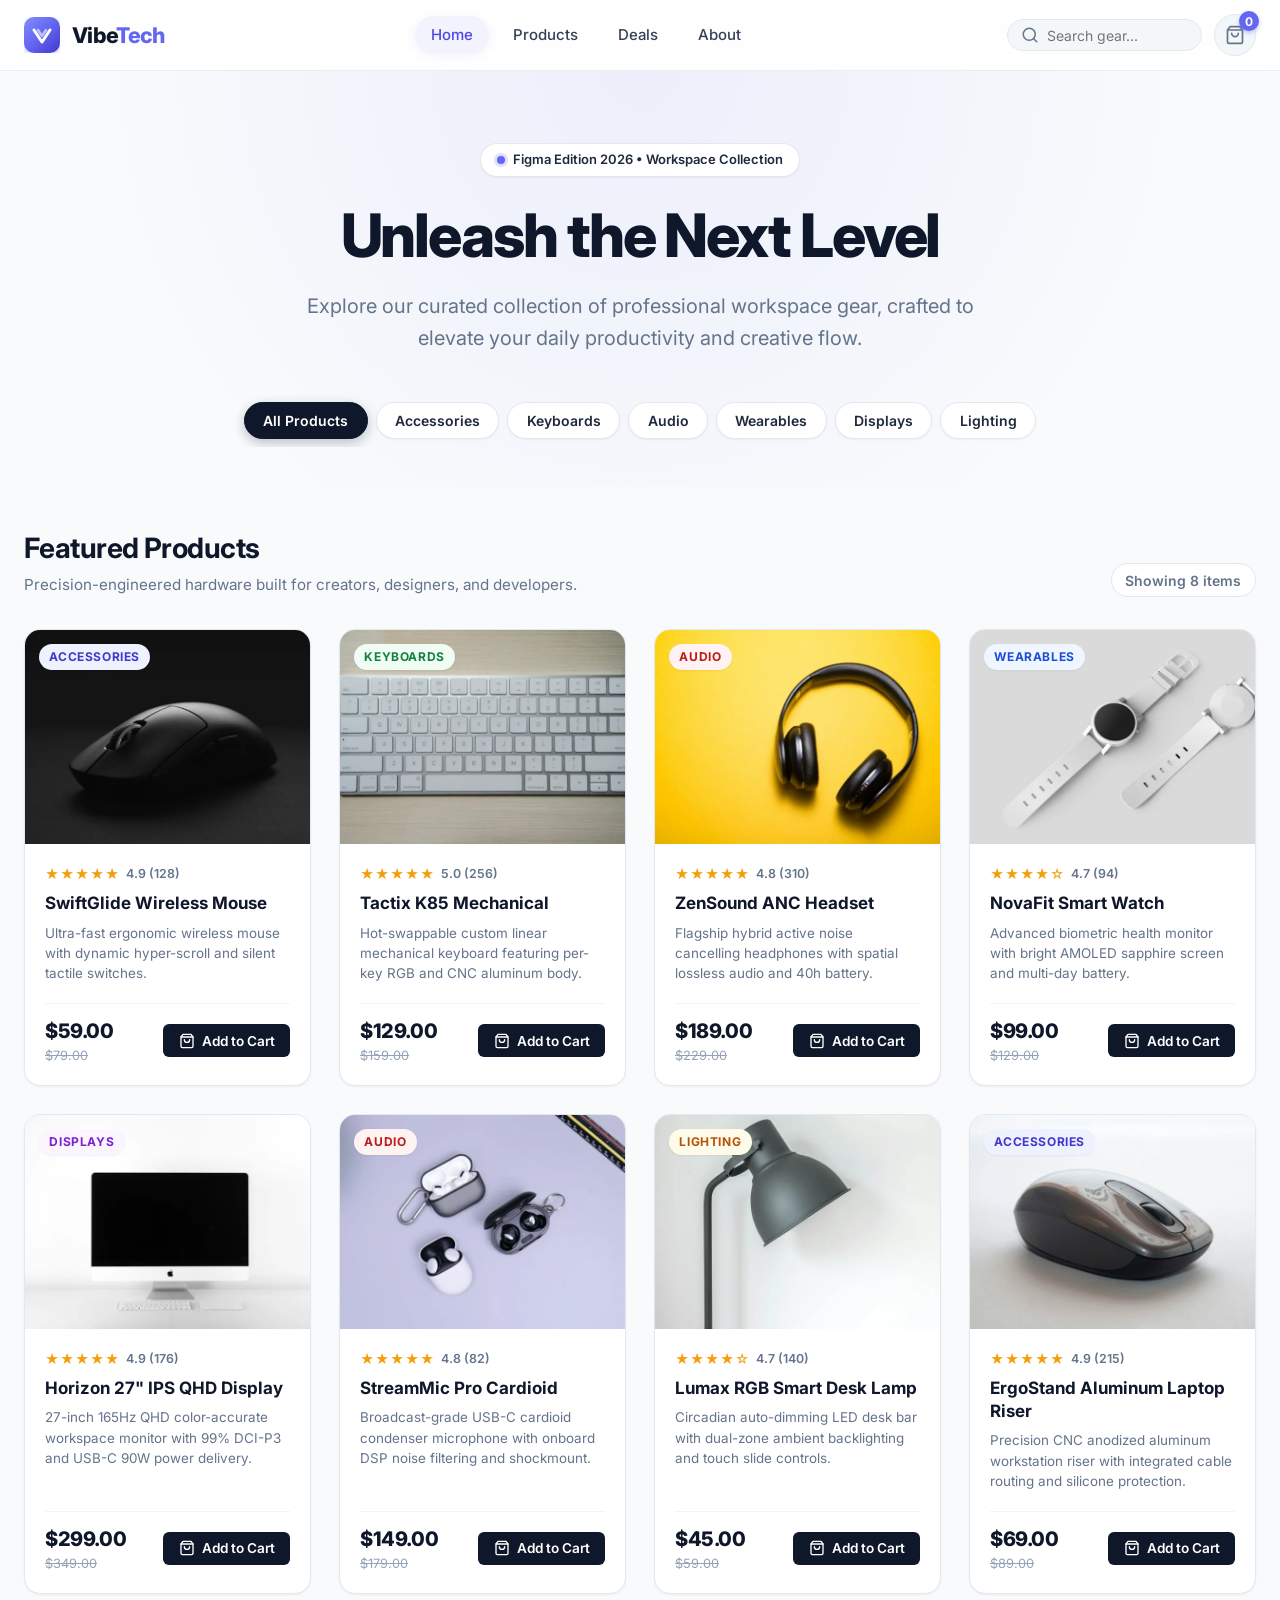
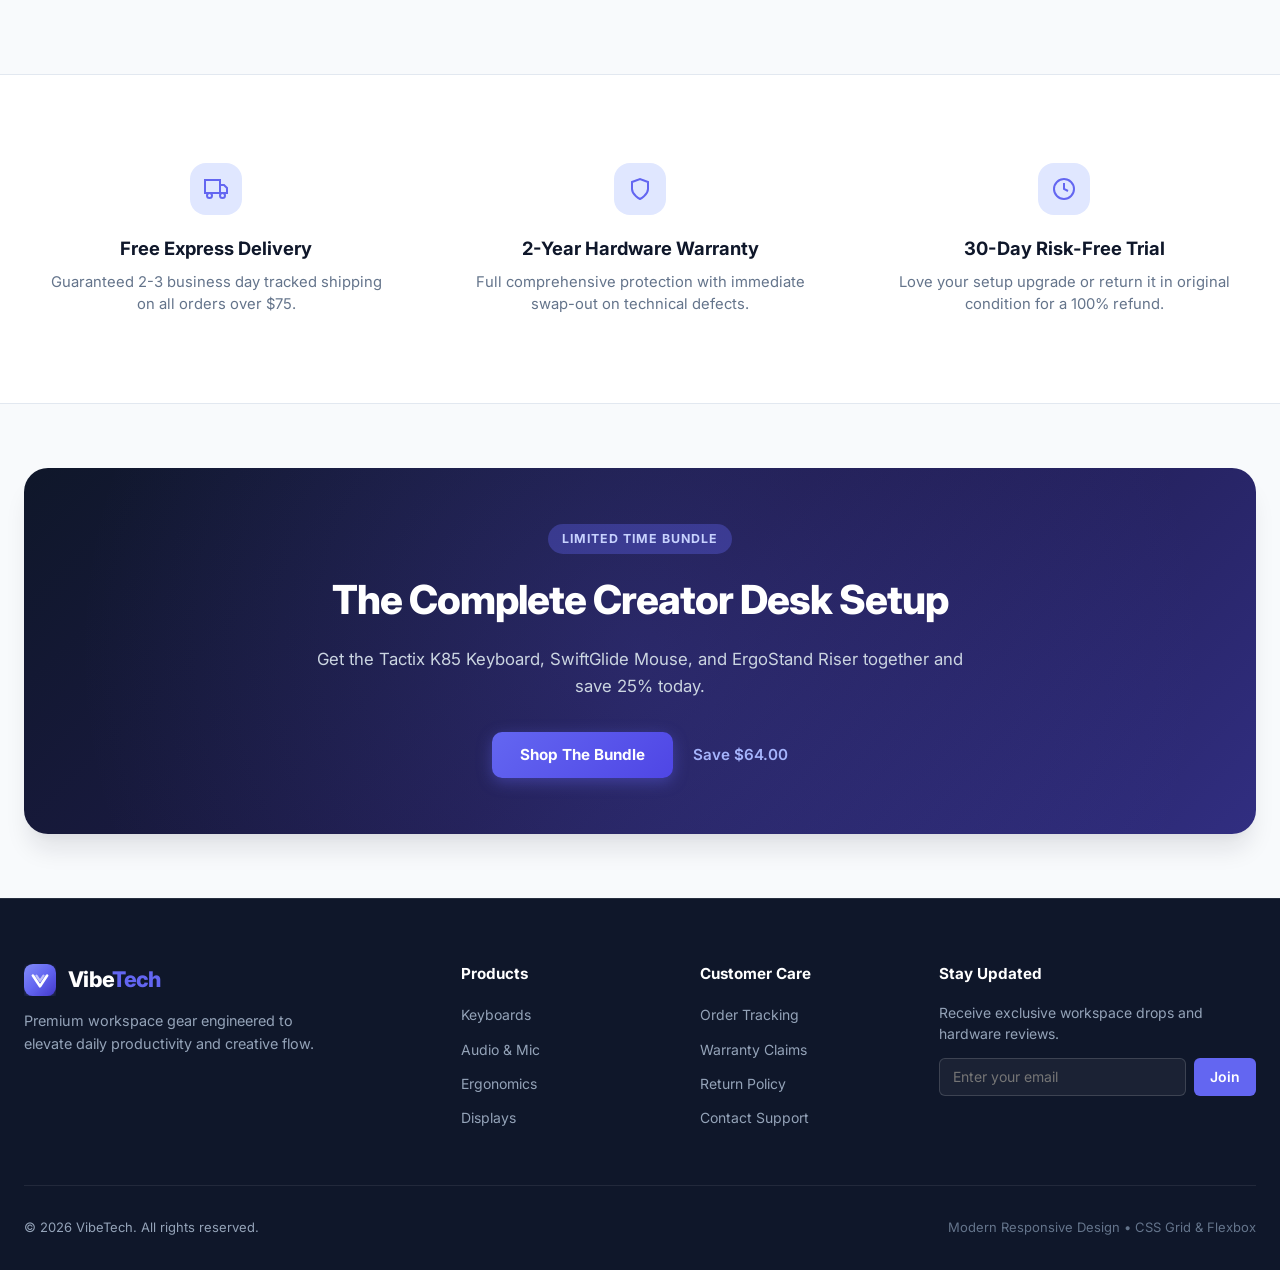
<file: index.html>
<!DOCTYPE html>
<html lang="en">
<head>
  <meta charset="UTF-8">
  <meta name="viewport" content="width=device-width, initial-scale=1.0">
  <title>VibeTech - Unleash the Next Level | Workspace Gear & Tech</title>
  <link rel="icon" type="image/svg+xml" href="assets/logo.svg">
  <link rel="preconnect" href="https://fonts.googleapis.com">
  <link rel="preconnect" href="https://fonts.gstatic.com" crossorigin>
  <link href="https://fonts.googleapis.com/css2?family=Inter:wght@400;500;600;700;800&display=swap" rel="stylesheet">
  <link rel="stylesheet" href="style.css">
</head>
<body>
  <header class="navbar" id="navbar">
    <div class="nav-container">
      <a href="#home" class="brand-logo" aria-label="VibeTech Home">
        <img src="assets/logo.svg" alt="VibeTech Logo" class="logo-icon" width="36" height="36">
        <span class="brand-name">Vibe<span class="brand-accent">Tech</span></span>
      </a>

      <nav class="nav-links" id="navLinks">
        <a href="#home" class="nav-link active">Home</a>
        <a href="#products" class="nav-link">Products</a>
        <a href="#deals" class="nav-link">Deals</a>
        <a href="#about" class="nav-link">About</a>
      </nav>

      <div class="nav-actions">
        <div class="search-box">
          <svg class="action-icon" width="18" height="18" viewBox="0 0 24 24" fill="none" stroke="currentColor" stroke-width="2" stroke-linecap="round" stroke-linejoin="round">
            <circle cx="11" cy="11" r="8"></circle>
            <line x1="21" y1="21" x2="16.65" y2="16.65"></line>
          </svg>
          <input type="text" id="searchInput" placeholder="Search gear..." aria-label="Search products">
        </div>

        <button class="cart-btn" id="cartBtn" aria-label="Shopping Cart">
          <svg class="action-icon" width="20" height="20" viewBox="0 0 24 24" fill="none" stroke="currentColor" stroke-width="2" stroke-linecap="round" stroke-linejoin="round">
            <path d="M6 2L3 6v14a2 2 0 0 0 2 2h14a2 2 0 0 0 2-2V6l-3-4z"></path>
            <line x1="3" y1="6" x2="21" y2="6"></line>
            <path d="M16 10a4 4 0 0 1-8 0"></path>
          </svg>
          <span class="cart-badge" id="cartCount">0</span>
        </button>

        <button class="mobile-toggle" id="mobileToggle" aria-label="Toggle navigation menu" aria-expanded="false">
          <span class="hamburger-bar"></span>
          <span class="hamburger-bar"></span>
          <span class="hamburger-bar"></span>
        </button>
      </div>
    </div>
  </header>

  <div class="mobile-drawer" id="mobileDrawer">
    <div class="mobile-search">
      <input type="text" id="mobileSearchInput" placeholder="Search products..." aria-label="Mobile product search">
    </div>
    <nav class="mobile-nav-list">
      <a href="#home" class="mobile-nav-link active">Home</a>
      <a href="#products" class="mobile-nav-link">Products</a>
      <a href="#deals" class="mobile-nav-link">Deals</a>
      <a href="#about" class="mobile-nav-link">About</a>
    </nav>
  </div>

  <main>
    <section class="hero-section" id="home">
      <div class="hero-container">
        <div class="hero-badge">
          <span class="badge-dot"></span>
          <span>Figma Edition 2026 &bull; Workspace Collection</span>
        </div>
        <h1 class="hero-title">Unleash the Next Level</h1>
        <p class="hero-subtitle">
          Explore our curated collection of professional workspace gear, crafted to elevate your daily productivity and creative flow.
        </p>

        <div class="filter-wrapper">
          <div class="filter-scroll" id="categoryFilters" role="tablist" aria-label="Filter products by category">
            <button class="filter-pill active" data-category="all" role="tab" aria-selected="true">All Products</button>
            <button class="filter-pill" data-category="accessories" role="tab" aria-selected="false">Accessories</button>
            <button class="filter-pill" data-category="keyboards" role="tab" aria-selected="false">Keyboards</button>
            <button class="filter-pill" data-category="audio" role="tab" aria-selected="false">Audio</button>
            <button class="filter-pill" data-category="wearables" role="tab" aria-selected="false">Wearables</button>
            <button class="filter-pill" data-category="displays" role="tab" aria-selected="false">Displays</button>
            <button class="filter-pill" data-category="lighting" role="tab" aria-selected="false">Lighting</button>
          </div>
        </div>
      </div>
    </section>

    <section class="products-section" id="products">
      <div class="section-container">
        <div class="section-header">
          <div>
            <h2 class="section-title">Featured Products</h2>
            <p class="section-desc">Precision-engineered hardware built for creators, designers, and developers.</p>
          </div>
          <span class="results-count" id="resultsCount">Showing 8 items</span>
        </div>

        <div class="product-grid" id="productGrid">
          <article class="product-card" data-category="accessories" data-id="1">
            <div class="card-media">
              <span class="category-badge badge-accessories">Accessories</span>
              <img src="assets/mouse.webp" alt="SwiftGlide Wireless Mouse" loading="lazy">
              <div class="quick-view-overlay">
                <button class="btn-quick-view" data-product="1">Quick View</button>
              </div>
            </div>
            <div class="card-body">
              <div class="rating-row">
                <span class="stars">★★★★★</span>
                <span class="rating-score">4.9 (128)</span>
              </div>
              <h3 class="product-title">SwiftGlide Wireless Mouse</h3>
              <p class="product-desc">Ultra-fast ergonomic wireless mouse with dynamic hyper-scroll and silent tactile switches.</p>
              <div class="card-footer">
                <div class="price-tag">
                  <span class="current-price">$59.00</span>
                  <span class="original-price">$79.00</span>
                </div>
                <button class="btn-cart" data-name="SwiftGlide Wireless Mouse" data-price="59.00" aria-label="Add SwiftGlide Wireless Mouse to cart">
                  <svg width="16" height="16" viewBox="0 0 24 24" fill="none" stroke="currentColor" stroke-width="2" stroke-linecap="round" stroke-linejoin="round">
                    <path d="M6 2L3 6v14a2 2 0 0 0 2 2h14a2 2 0 0 0 2-2V6l-3-4z"></path>
                    <line x1="3" y1="6" x2="21" y2="6"></line>
                    <path d="M16 10a4 4 0 0 1-8 0"></path>
                  </svg>
                  <span>Add to Cart</span>
                </button>
              </div>
            </div>
          </article>

          <article class="product-card" data-category="keyboards" data-id="2">
            <div class="card-media">
              <span class="category-badge badge-keyboards">Keyboards</span>
              <img src="assets/keyboard.webp" alt="Tactix K85 Mechanical Keyboard" loading="lazy">
              <div class="quick-view-overlay">
                <button class="btn-quick-view" data-product="2">Quick View</button>
              </div>
            </div>
            <div class="card-body">
              <div class="rating-row">
                <span class="stars">★★★★★</span>
                <span class="rating-score">5.0 (256)</span>
              </div>
              <h3 class="product-title">Tactix K85 Mechanical</h3>
              <p class="product-desc">Hot-swappable custom linear mechanical keyboard featuring per-key RGB and CNC aluminum body.</p>
              <div class="card-footer">
                <div class="price-tag">
                  <span class="current-price">$129.00</span>
                  <span class="original-price">$159.00</span>
                </div>
                <button class="btn-cart" data-name="Tactix K85 Mechanical" data-price="129.00" aria-label="Add Tactix K85 Mechanical to cart">
                  <svg width="16" height="16" viewBox="0 0 24 24" fill="none" stroke="currentColor" stroke-width="2" stroke-linecap="round" stroke-linejoin="round">
                    <path d="M6 2L3 6v14a2 2 0 0 0 2 2h14a2 2 0 0 0 2-2V6l-3-4z"></path>
                    <line x1="3" y1="6" x2="21" y2="6"></line>
                    <path d="M16 10a4 4 0 0 1-8 0"></path>
                  </svg>
                  <span>Add to Cart</span>
                </button>
              </div>
            </div>
          </article>

          <article class="product-card" data-category="audio" data-id="3">
            <div class="card-media">
              <span class="category-badge badge-audio">Audio</span>
              <img src="assets/headphones.webp" alt="ZenSound ANC Headset" loading="lazy">
              <div class="quick-view-overlay">
                <button class="btn-quick-view" data-product="3">Quick View</button>
              </div>
            </div>
            <div class="card-body">
              <div class="rating-row">
                <span class="stars">★★★★★</span>
                <span class="rating-score">4.8 (310)</span>
              </div>
              <h3 class="product-title">ZenSound ANC Headset</h3>
              <p class="product-desc">Flagship hybrid active noise cancelling headphones with spatial lossless audio and 40h battery.</p>
              <div class="card-footer">
                <div class="price-tag">
                  <span class="current-price">$189.00</span>
                  <span class="original-price">$229.00</span>
                </div>
                <button class="btn-cart" data-name="ZenSound ANC Headset" data-price="189.00" aria-label="Add ZenSound ANC Headset to cart">
                  <svg width="16" height="16" viewBox="0 0 24 24" fill="none" stroke="currentColor" stroke-width="2" stroke-linecap="round" stroke-linejoin="round">
                    <path d="M6 2L3 6v14a2 2 0 0 0 2 2h14a2 2 0 0 0 2-2V6l-3-4z"></path>
                    <line x1="3" y1="6" x2="21" y2="6"></line>
                    <path d="M16 10a4 4 0 0 1-8 0"></path>
                  </svg>
                  <span>Add to Cart</span>
                </button>
              </div>
            </div>
          </article>

          <article class="product-card" data-category="wearables" data-id="4">
            <div class="card-media">
              <span class="category-badge badge-wearables">Wearables</span>
              <img src="assets/smartwatch.webp" alt="NovaFit Smart Watch" loading="lazy">
              <div class="quick-view-overlay">
                <button class="btn-quick-view" data-product="4">Quick View</button>
              </div>
            </div>
            <div class="card-body">
              <div class="rating-row">
                <span class="stars">★★★★☆</span>
                <span class="rating-score">4.7 (94)</span>
              </div>
              <h3 class="product-title">NovaFit Smart Watch</h3>
              <p class="product-desc">Advanced biometric health monitor with bright AMOLED sapphire screen and multi-day battery.</p>
              <div class="card-footer">
                <div class="price-tag">
                  <span class="current-price">$99.00</span>
                  <span class="original-price">$129.00</span>
                </div>
                <button class="btn-cart" data-name="NovaFit Smart Watch" data-price="99.00" aria-label="Add NovaFit Smart Watch to cart">
                  <svg width="16" height="16" viewBox="0 0 24 24" fill="none" stroke="currentColor" stroke-width="2" stroke-linecap="round" stroke-linejoin="round">
                    <path d="M6 2L3 6v14a2 2 0 0 0 2 2h14a2 2 0 0 0 2-2V6l-3-4z"></path>
                    <line x1="3" y1="6" x2="21" y2="6"></line>
                    <path d="M16 10a4 4 0 0 1-8 0"></path>
                  </svg>
                  <span>Add to Cart</span>
                </button>
              </div>
            </div>
          </article>

          <article class="product-card" data-category="displays" data-id="5">
            <div class="card-media">
              <span class="category-badge badge-displays">Displays</span>
              <img src="assets/display.webp" alt="Horizon 27-inch IPS QHD Display" loading="lazy">
              <div class="quick-view-overlay">
                <button class="btn-quick-view" data-product="5">Quick View</button>
              </div>
            </div>
            <div class="card-body">
              <div class="rating-row">
                <span class="stars">★★★★★</span>
                <span class="rating-score">4.9 (176)</span>
              </div>
              <h3 class="product-title">Horizon 27" IPS QHD Display</h3>
              <p class="product-desc">27-inch 165Hz QHD color-accurate workspace monitor with 99% DCI-P3 and USB-C 90W power delivery.</p>
              <div class="card-footer">
                <div class="price-tag">
                  <span class="current-price">$299.00</span>
                  <span class="original-price">$349.00</span>
                </div>
                <button class="btn-cart" data-name="Horizon 27\" IPS QHD Display" data-price="299.00" aria-label="Add Horizon Display to cart">
                  <svg width="16" height="16" viewBox="0 0 24 24" fill="none" stroke="currentColor" stroke-width="2" stroke-linecap="round" stroke-linejoin="round">
                    <path d="M6 2L3 6v14a2 2 0 0 0 2 2h14a2 2 0 0 0 2-2V6l-3-4z"></path>
                    <line x1="3" y1="6" x2="21" y2="6"></line>
                    <path d="M16 10a4 4 0 0 1-8 0"></path>
                  </svg>
                  <span>Add to Cart</span>
                </button>
              </div>
            </div>
          </article>

          <article class="product-card" data-category="audio" data-id="6">
            <div class="card-media">
              <span class="category-badge badge-audio">Audio</span>
              <img src="assets/microphone.webp" alt="StreamMic Pro Cardioid Microphone" loading="lazy">
              <div class="quick-view-overlay">
                <button class="btn-quick-view" data-product="6">Quick View</button>
              </div>
            </div>
            <div class="card-body">
              <div class="rating-row">
                <span class="stars">★★★★★</span>
                <span class="rating-score">4.8 (82)</span>
              </div>
              <h3 class="product-title">StreamMic Pro Cardioid</h3>
              <p class="product-desc">Broadcast-grade USB-C cardioid condenser microphone with onboard DSP noise filtering and shockmount.</p>
              <div class="card-footer">
                <div class="price-tag">
                  <span class="current-price">$149.00</span>
                  <span class="original-price">$179.00</span>
                </div>
                <button class="btn-cart" data-name="StreamMic Pro Cardioid" data-price="149.00" aria-label="Add StreamMic Pro Cardioid to cart">
                  <svg width="16" height="16" viewBox="0 0 24 24" fill="none" stroke="currentColor" stroke-width="2" stroke-linecap="round" stroke-linejoin="round">
                    <path d="M6 2L3 6v14a2 2 0 0 0 2 2h14a2 2 0 0 0 2-2V6l-3-4z"></path>
                    <line x1="3" y1="6" x2="21" y2="6"></line>
                    <path d="M16 10a4 4 0 0 1-8 0"></path>
                  </svg>
                  <span>Add to Cart</span>
                </button>
              </div>
            </div>
          </article>

          <article class="product-card" data-category="lighting" data-id="7">
            <div class="card-media">
              <span class="category-badge badge-lighting">Lighting</span>
              <img src="assets/lamp.webp" alt="Lumax RGB Smart Desk Lamp" loading="lazy">
              <div class="quick-view-overlay">
                <button class="btn-quick-view" data-product="7">Quick View</button>
              </div>
            </div>
            <div class="card-body">
              <div class="rating-row">
                <span class="stars">★★★★☆</span>
                <span class="rating-score">4.7 (140)</span>
              </div>
              <h3 class="product-title">Lumax RGB Smart Desk Lamp</h3>
              <p class="product-desc">Circadian auto-dimming LED desk bar with dual-zone ambient backlighting and touch slide controls.</p>
              <div class="card-footer">
                <div class="price-tag">
                  <span class="current-price">$45.00</span>
                  <span class="original-price">$59.00</span>
                </div>
                <button class="btn-cart" data-name="Lumax RGB Smart Desk Lamp" data-price="45.00" aria-label="Add Lumax Desk Lamp to cart">
                  <svg width="16" height="16" viewBox="0 0 24 24" fill="none" stroke="currentColor" stroke-width="2" stroke-linecap="round" stroke-linejoin="round">
                    <path d="M6 2L3 6v14a2 2 0 0 0 2 2h14a2 2 0 0 0 2-2V6l-3-4z"></path>
                    <line x1="3" y1="6" x2="21" y2="6"></line>
                    <path d="M16 10a4 4 0 0 1-8 0"></path>
                  </svg>
                  <span>Add to Cart</span>
                </button>
              </div>
            </div>
          </article>

          <article class="product-card" data-category="accessories" data-id="8">
            <div class="card-media">
              <span class="category-badge badge-accessories">Accessories</span>
              <img src="assets/laptop-stand.webp" alt="ErgoStand Aluminum Laptop Riser" loading="lazy">
              <div class="quick-view-overlay">
                <button class="btn-quick-view" data-product="8">Quick View</button>
              </div>
            </div>
            <div class="card-body">
              <div class="rating-row">
                <span class="stars">★★★★★</span>
                <span class="rating-score">4.9 (215)</span>
              </div>
              <h3 class="product-title">ErgoStand Aluminum Laptop Riser</h3>
              <p class="product-desc">Precision CNC anodized aluminum workstation riser with integrated cable routing and silicone protection.</p>
              <div class="card-footer">
                <div class="price-tag">
                  <span class="current-price">$69.00</span>
                  <span class="original-price">$89.00</span>
                </div>
                <button class="btn-cart" data-name="ErgoStand Aluminum Laptop Riser" data-price="69.00" aria-label="Add ErgoStand Laptop Riser to cart">
                  <svg width="16" height="16" viewBox="0 0 24 24" fill="none" stroke="currentColor" stroke-width="2" stroke-linecap="round" stroke-linejoin="round">
                    <path d="M6 2L3 6v14a2 2 0 0 0 2 2h14a2 2 0 0 0 2-2V6l-3-4z"></path>
                    <line x1="3" y1="6" x2="21" y2="6"></line>
                    <path d="M16 10a4 4 0 0 1-8 0"></path>
                  </svg>
                  <span>Add to Cart</span>
                </button>
              </div>
            </div>
          </article>
        </div>
      </div>
    </section>

    <section class="features-section" id="about">
      <div class="section-container">
        <div class="features-grid">
          <div class="feature-card">
            <div class="feature-icon">
              <svg width="24" height="24" viewBox="0 0 24 24" fill="none" stroke="currentColor" stroke-width="2">
                <rect x="1" y="3" width="15" height="13"></rect>
                <polygon points="16 8 20 8 23 11 23 16 16 16 16 8"></polygon>
                <circle cx="5.5" cy="18.5" r="2.5"></circle>
                <circle cx="18.5" cy="18.5" r="2.5"></circle>
              </svg>
            </div>
            <h3>Free Express Delivery</h3>
            <p>Guaranteed 2-3 business day tracked shipping on all orders over $75.</p>
          </div>
          <div class="feature-card">
            <div class="feature-icon">
              <svg width="24" height="24" viewBox="0 0 24 24" fill="none" stroke="currentColor" stroke-width="2">
                <path d="M12 22s8-4 8-10V5l-8-3-8 3v7c0 6 8 10 8 10z"></path>
              </svg>
            </div>
            <h3>2-Year Hardware Warranty</h3>
            <p>Full comprehensive protection with immediate swap-out on technical defects.</p>
          </div>
          <div class="feature-card">
            <div class="feature-icon">
              <svg width="24" height="24" viewBox="0 0 24 24" fill="none" stroke="currentColor" stroke-width="2">
                <circle cx="12" cy="12" r="10"></circle>
                <polyline points="12 6 12 12 16 14"></polyline>
              </svg>
            </div>
            <h3>30-Day Risk-Free Trial</h3>
            <p>Love your setup upgrade or return it in original condition for a 100% refund.</p>
          </div>
        </div>
      </div>
    </section>

    <section class="deals-section" id="deals">
      <div class="deals-banner">
        <div class="deals-content">
          <span class="deals-tag">Limited Time Bundle</span>
          <h2>The Complete Creator Desk Setup</h2>
          <p>Get the Tactix K85 Keyboard, SwiftGlide Mouse, and ErgoStand Riser together and save 25% today.</p>
          <div class="deals-actions">
            <a href="#products" class="btn-primary">Shop The Bundle</a>
            <span class="deal-saving">Save $64.00</span>
          </div>
        </div>
      </div>
    </section>
  </main>

  <footer class="site-footer">
    <div class="footer-container">
      <div class="footer-top">
        <div class="footer-brand">
          <div class="brand-logo">
            <img src="assets/logo.svg" alt="VibeTech Logo" width="32" height="32">
            <span class="brand-name">Vibe<span class="brand-accent">Tech</span></span>
          </div>
          <p class="brand-bio">
            Premium workspace gear engineered to elevate daily productivity and creative flow.
          </p>
        </div>
        <div class="footer-links-group">
          <h4>Products</h4>
          <ul>
            <li><a href="#products">Keyboards</a></li>
            <li><a href="#products">Audio & Mic</a></li>
            <li><a href="#products">Ergonomics</a></li>
            <li><a href="#products">Displays</a></li>
          </ul>
        </div>
        <div class="footer-links-group">
          <h4>Customer Care</h4>
          <ul>
            <li><a href="#about">Order Tracking</a></li>
            <li><a href="#about">Warranty Claims</a></li>
            <li><a href="#about">Return Policy</a></li>
            <li><a href="#about">Contact Support</a></li>
          </ul>
        </div>
        <div class="footer-links-group">
          <h4>Stay Updated</h4>
          <p class="newsletter-desc">Receive exclusive workspace drops and hardware reviews.</p>
          <form class="newsletter-form" id="newsletterForm" onsubmit="event.preventDefault(); alert('Thank you for subscribing to VibeTech!');">
            <input type="email" placeholder="Enter your email" required aria-label="Email address for newsletter">
            <button type="submit" class="btn-subscribe">Join</button>
          </form>
        </div>
      </div>
      <div class="footer-bottom">
        <p>&copy; 2026 VibeTech. All rights reserved.</p>
        <div class="footer-legal">
          <span>Modern Responsive Design &bull; CSS Grid & Flexbox</span>
        </div>
      </div>
    </div>
  </footer>

  <div class="modal-backdrop" id="quickViewModal" aria-hidden="true" role="dialog" aria-modal="true">
    <div class="modal-window">
      <button class="modal-close" id="modalCloseBtn" aria-label="Close modal">&times;</button>
      <div class="modal-content" id="modalContent"></div>
    </div>
  </div>

  <div class="toast-container" id="toastContainer" aria-live="polite"></div>

  <script>
    const productsData = {
      1: {
        name: "SwiftGlide Wireless Mouse",
        category: "Accessories",
        price: "$59.00",
        originalPrice: "$79.00",
        image: "assets/mouse.webp",
        rating: "4.9 (128 reviews)",
        specs: ["4000 DPI Optical Sensor", "Silent Tactile Micro-Switches", "Up to 70 Days Battery Life", "USB-C Fast Charging & Bluetooth 5.3"],
        desc: "Designed for high-precision workflows, the SwiftGlide combines hand-crafted ergonomic contours with instantaneous optical tracking for long editing and coding sessions."
      },
      2: {
        name: "Tactix K85 Mechanical",
        category: "Keyboards",
        price: "$129.00",
        originalPrice: "$159.00",
        image: "assets/keyboard.webp",
        rating: "5.0 (256 reviews)",
        specs: ["Hot-Swappable Gateron Switches", "Full CNC Anodized Aluminum Frame", "Per-Key RGB with VIA/QMK Support", "Triple Mode: 2.4Ghz, BT, Type-C"],
        desc: "Tactix K85 sets a new standard for acoustic perfection and typing speed. Factory-lubed switches provide ultra-smooth keystrokes with satisfying thock."
      },
      3: {
        name: "ZenSound ANC Headset",
        category: "Audio",
        price: "$189.00",
        originalPrice: "$229.00",
        image: "assets/headphones.webp",
        rating: "4.8 (310 reviews)",
        specs: ["Active Noise Cancelling -42dB", "Custom 40mm Titanium Drivers", "40-Hour Playback with Fast Fuel", "Multipoint Seamless Device Switching"],
        desc: "Immerse into deep work without distractions. ZenSound eliminates coffee shop and office background noise while delivering pristine acoustic balance."
      },
      4: {
        name: "NovaFit Smart Watch",
        category: "Wearables",
        price: "$99.00",
        originalPrice: "$129.00",
        image: "assets/smartwatch.webp",
        rating: "4.7 (94 reviews)",
        specs: ["1.78\" Always-On AMOLED Display", "Real-Time SpO2 & Heart Rate", "5ATM Water Resistance", "10-Day Typical Battery Life"],
        desc: "Stay connected while managing your daily health and productivity routines. The NovaFit seamlessly displays priority notifications without digital clutter."
      },
      5: {
        name: "Horizon 27\" IPS QHD Display",
        category: "Displays",
        price: "$299.00",
        originalPrice: "$349.00",
        image: "assets/display.webp",
        rating: "4.9 (176 reviews)",
        specs: ["2560x1440 QHD Fast-IPS Panel", "165Hz Refresh Rate & 1ms MPRT", "99% DCI-P3 Factory Calibrated", "USB-C 90W PD Single Cable Dock"],
        desc: "Engineered specifically for creators and designers, Horizon offers stunning color uniformity, anti-glare matte coating, and a space-saving ergonomic stand."
      },
      6: {
        name: "StreamMic Pro Cardioid",
        category: "Audio",
        price: "$149.00",
        originalPrice: "$179.00",
        image: "assets/microphone.webp",
        rating: "4.8 (82 reviews)",
        specs: ["24-bit / 96kHz Studio Resolution", "Cardioid Capsule & Internal Pop Filter", "Zero-Latency 3.5mm Headphone Jack", "Integrated Shockmount & Heavy Base"],
        desc: "Deliver crystal-clear vocal presence in client calls, podcasts, and video conferences with zero software configuration required."
      },
      7: {
        name: "Lumax RGB Smart Desk Lamp",
        category: "Lighting",
        price: "$45.00",
        originalPrice: "$59.00",
        image: "assets/lamp.webp",
        rating: "4.7 (140 reviews)",
        specs: ["Asymmetric Optics with Zero Screen Glare", "Adjustable 2700K - 6500K Temp", "Ambient Rear RGB Accent Glow", "Capacitive Smooth Slide Touch Bar"],
        desc: "Protect your eyesight and illuminate your keyboard workspace while setting ambient background vibes with intelligent ambient lighting."
      },
      8: {
        name: "ErgoStand Aluminum Laptop Riser",
        category: "Accessories",
        price: "$69.00",
        originalPrice: "$89.00",
        image: "assets/laptop-stand.webp",
        rating: "4.9 (215 reviews)",
        specs: ["Solid Aviation-Grade Aluminum", "Passive Thermal Airflow Cutouts", "Non-Slip Protective Silicone Pads", "Foldable Flat Travel Form Factor"],
        desc: "Elevate your laptop screen to eye-level for healthy posture, reduced neck strain, and optimal machine cooling performance."
      }
    };

    const mobileToggle = document.getElementById('mobileToggle');
    const mobileDrawer = document.getElementById('mobileDrawer');
    if (mobileToggle && mobileDrawer) {
      mobileToggle.addEventListener('click', () => {
        const isExpanded = mobileToggle.getAttribute('aria-expanded') === 'true';
        mobileToggle.setAttribute('aria-expanded', !isExpanded);
        mobileToggle.classList.toggle('active');
        mobileDrawer.classList.toggle('open');
      });

      document.querySelectorAll('.mobile-nav-link').forEach(link => {
        link.addEventListener('click', () => {
          mobileToggle.classList.remove('active');
          mobileDrawer.classList.remove('open');
          mobileToggle.setAttribute('aria-expanded', 'false');
        });
      });
    }

    const filterButtons = document.querySelectorAll('.filter-pill');
    const productCards = document.querySelectorAll('.product-card');
    const resultsCount = document.getElementById('resultsCount');

    filterButtons.forEach(btn => {
      btn.addEventListener('click', () => {
        filterButtons.forEach(b => {
          b.classList.remove('active');
          b.setAttribute('aria-selected', 'false');
        });
        btn.classList.add('active');
        btn.setAttribute('aria-selected', 'true');

        const category = btn.getAttribute('data-category');
        filterGrid(category, currentSearchTerm);
      });
    });

    let currentCategory = 'all';
    let currentSearchTerm = '';

    function filterGrid(category, search) {
      currentCategory = category;
      currentSearchTerm = search.toLowerCase().trim();
      let visible = 0;

      productCards.forEach(card => {
        const cardCat = card.getAttribute('data-category');
        const cardTitle = card.querySelector('.product-title').textContent.toLowerCase();
        const cardDesc = card.querySelector('.product-desc').textContent.toLowerCase();

        const matchesCat = (category === 'all' || cardCat === category);
        const matchesSearch = (!currentSearchTerm || cardTitle.includes(currentSearchTerm) || cardDesc.includes(currentSearchTerm));

        if (matchesCat && matchesSearch) {
          card.style.display = 'flex';
          visible++;
        } else {
          card.style.display = 'none';
        }
      });

      if (resultsCount) {
        resultsCount.textContent = `Showing ${visible} item${visible === 1 ? '' : 's'}`;
      }
    }

    const searchInput = document.getElementById('searchInput');
    const mobileSearchInput = document.getElementById('mobileSearchInput');

    [searchInput, mobileSearchInput].forEach(input => {
      if (input) {
        input.addEventListener('input', (e) => {
          filterGrid(currentCategory, e.target.value);
        });
      }
    });

    let cartTotal = 0;
    const cartCountEl = document.getElementById('cartCount');

    document.querySelectorAll('.btn-cart').forEach(button => {
      button.addEventListener('click', () => {
        const name = button.getAttribute('data-name');
        const price = button.getAttribute('data-price');
        cartTotal++;
        cartCountEl.textContent = cartTotal;

        cartCountEl.classList.remove('bump');
        void cartCountEl.offsetWidth;
        cartCountEl.classList.add('bump');

        showToast(`Added <strong>${name}</strong> ($${price}) to your cart!`);
      });
    });

    function showToast(message) {
      const container = document.getElementById('toastContainer');
      const toast = document.createElement('div');
      toast.className = 'toast';
      toast.innerHTML = `
        <svg class="toast-check" width="18" height="18" viewBox="0 0 24 24" fill="none" stroke="currentColor" stroke-width="2.5" stroke-linecap="round" stroke-linejoin="round">
          <polyline points="20 6 9 17 4 12"></polyline>
        </svg>
        <span>${message}</span>
      `;
      container.appendChild(toast);

      setTimeout(() => {
        toast.classList.add('toast-show');
      }, 10);

      setTimeout(() => {
        toast.classList.remove('toast-show');
        setTimeout(() => toast.remove(), 300);
      }, 3500);
    }

    const modal = document.getElementById('quickViewModal');
    const modalContent = document.getElementById('modalContent');
    const modalCloseBtn = document.getElementById('modalCloseBtn');

    document.querySelectorAll('.btn-quick-view').forEach(btn => {
      btn.addEventListener('click', () => {
        const productId = btn.getAttribute('data-product');
        const data = productsData[productId];
        if (!data) return;

        modalContent.innerHTML = `
          <div class="modal-grid">
            <div class="modal-image-col">
              <img src="${data.image}" alt="${data.name}" class="modal-img">
            </div>
            <div class="modal-info-col">
              <span class="category-badge badge-${data.category.toLowerCase()}">${data.category}</span>
              <h2>${data.name}</h2>
              <div class="rating-row">
                <span class="stars">★★★★★</span>
                <span class="rating-score">${data.rating}</span>
              </div>
              <div class="modal-price">
                <span class="modal-current-price">${data.price}</span>
                <span class="modal-original-price">${data.originalPrice}</span>
              </div>
              <p class="modal-desc">${data.desc}</p>
              <ul class="modal-specs">
                ${data.specs.map(s => `<li>✓ ${s}</li>`).join('')}
              </ul>
              <button class="btn-primary modal-cart-btn" onclick="addToCartFromModal('${data.name}', '${data.price}')">
                Add to Cart &bull; ${data.price}
              </button>
            </div>
          </div>
        `;
        modal.classList.add('open');
        modal.setAttribute('aria-hidden', 'false');
      });
    });

    window.addToCartFromModal = function(name, price) {
      cartTotal++;
      cartCountEl.textContent = cartTotal;
      cartCountEl.classList.add('bump');
      showToast(`Added <strong>${name}</strong> to your cart!`);
      closeModal();
    };

    function closeModal() {
      modal.classList.remove('open');
      modal.setAttribute('aria-hidden', 'true');
    }

    if (modalCloseBtn) modalCloseBtn.addEventListener('click', closeModal);
    if (modal) {
      modal.addEventListener('click', (e) => {
        if (e.target === modal) closeModal();
      });
    }
    document.addEventListener('keydown', (e) => {
      if (e.key === 'Escape' && modal.classList.contains('open')) closeModal();
    });

    window.addEventListener('scroll', () => {
      const navbar = document.getElementById('navbar');
      if (window.scrollY > 20) {
        navbar.classList.add('scrolled');
      } else {
        navbar.classList.remove('scrolled');
      }
    });
  </script>
</body>
</html>
</file>
<file: style.css>
:root {
  --color-primary: #6366f1;
  --color-primary-dark: #4f46e5;
  --color-primary-light: #e0e7ff;
  --color-primary-subtle: #f5f3ff;
  
  --color-dark: #0f172a;
  --color-dark-surface: #1e293b;
  --color-dark-muted: #334155;
  
  --color-bg: #f8fafc;
  --color-surface: #ffffff;
  --color-border: #e2e8f0;
  --color-border-subtle: #f1f5f9;
  
  --color-text-main: #0f172a;
  --color-text-muted: #64748b;
  --color-text-light: #94a3b8;
  
  --color-success: #16a34a;
  --color-warning: #f59e0b;
  --color-danger: #dc2626;

  --glass-bg: rgba(255, 255, 255, 0.82);
  --glass-bg-hover: rgba(255, 255, 255, 0.95);
  --glass-border: rgba(226, 232, 240, 0.75);
  --glass-shadow: 0 10px 30px -5px rgba(15, 23, 42, 0.08);

  --font-family: 'Inter', system-ui, -apple-system, BlinkMacSystemFont, "Segoe UI", Roboto, sans-serif;
  
  --radius-xs: 4px;
  --radius-sm: 6px;
  --radius-md: 10px;
  --radius-lg: 16px;
  --radius-xl: 24px;
  --radius-full: 9999px;

  --shadow-sm: 0 1px 2px 0 rgba(0, 0, 0, 0.05);
  --shadow-md: 0 4px 6px -1px rgba(0, 0, 0, 0.07), 0 2px 4px -2px rgba(0, 0, 0, 0.05);
  --shadow-lg: 0 10px 15px -3px rgba(0, 0, 0, 0.08), 0 4px 6px -4px rgba(0, 0, 0, 0.04);
  --shadow-xl: 0 20px 25px -5px rgba(15, 23, 42, 0.1), 0 8px 10px -6px rgba(15, 23, 42, 0.04);

  --transition-fast: 0.15s ease;
  --transition-normal: 0.25s cubic-bezier(0.4, 0, 0.2, 1);
  --transition-smooth: 0.35s cubic-bezier(0.16, 1, 0.3, 1);
}

*, *::before, *::after {
  box-sizing: border-box;
  margin: 0;
  padding: 0;
}

html {
  scroll-behavior: smooth;
  font-size: 16px;
}

body {
  font-family: var(--font-family);
  background-color: var(--color-bg);
  color: var(--color-text-main);
  line-height: 1.5;
  -webkit-font-smoothing: antialiased;
  -moz-osx-font-smoothing: grayscale;
  overflow-x: hidden;
}

img {
  max-width: 100%;
  display: block;
}

a {
  color: inherit;
  text-decoration: none;
}

button {
  font-family: inherit;
  border: none;
  background: none;
  cursor: pointer;
}

.navbar {
  position: sticky;
  top: 0;
  z-index: 1000;
  background: var(--glass-bg);
  backdrop-filter: blur(16px);
  -webkit-backdrop-filter: blur(16px);
  border-bottom: 1px solid var(--glass-border);
  transition: background var(--transition-normal), box-shadow var(--transition-normal);
}

.navbar.scrolled {
  background: rgba(255, 255, 255, 0.94);
  box-shadow: var(--glass-shadow);
}

.nav-container {
  max-width: 1280px;
  margin: 0 auto;
  padding: 0.875rem 1.5rem;
  display: flex;
  justify-content: space-between;
  align-items: center;
}

.brand-logo {
  display: flex;
  align-items: center;
  gap: 0.75rem;
  transition: transform var(--transition-fast);
}

.brand-logo:hover {
  transform: scale(1.02);
}

.logo-icon {
  width: 36px;
  height: 36px;
  display: block;
}

.brand-name {
  font-size: 1.35rem;
  font-weight: 800;
  letter-spacing: -0.03em;
  color: var(--color-dark);
}

.brand-accent {
  color: var(--color-primary);
}

.nav-links {
  display: flex;
  align-items: center;
  gap: 0.5rem;
}

.nav-link {
  padding: 0.5rem 1rem;
  font-size: 0.9375rem;
  font-weight: 500;
  color: var(--color-dark-muted);
  border-radius: var(--radius-full);
  transition: all var(--transition-normal);
}

.nav-link:hover,
.nav-link.active {
  color: var(--color-primary-dark);
  background: rgba(99, 102, 241, 0.08);
  backdrop-filter: blur(8px);
  box-shadow: 0 2px 8px rgba(99, 102, 241, 0.08);
}

.nav-actions {
  display: flex;
  align-items: center;
  gap: 0.75rem;
}

.search-box {
  display: flex;
  align-items: center;
  gap: 0.5rem;
  background: rgba(241, 245, 249, 0.8);
  border: 1px solid var(--color-border);
  border-radius: var(--radius-full);
  padding: 0.4rem 0.85rem;
  transition: all var(--transition-normal);
}

.search-box:focus-within {
  background: #ffffff;
  border-color: var(--color-primary);
  box-shadow: 0 0 0 3px rgba(99, 102, 241, 0.15);
}

.search-box input {
  border: none;
  background: transparent;
  outline: none;
  font-family: inherit;
  font-size: 0.875rem;
  color: var(--color-text-main);
  width: 140px;
  transition: width var(--transition-normal);
}

.search-box input:focus {
  width: 180px;
}

.action-icon {
  color: var(--color-text-muted);
}

.cart-btn {
  position: relative;
  display: flex;
  align-items: center;
  justify-content: center;
  width: 42px;
  height: 42px;
  border-radius: var(--radius-full);
  background: rgba(241, 245, 249, 0.8);
  border: 1px solid var(--color-border);
  color: var(--color-dark);
  transition: all var(--transition-normal);
}

.cart-btn:hover {
  background: #ffffff;
  border-color: var(--color-primary);
  color: var(--color-primary);
  transform: translateY(-1px);
  box-shadow: var(--shadow-sm);
}

.cart-badge {
  position: absolute;
  top: -4px;
  right: -4px;
  background: var(--color-primary);
  color: #ffffff;
  font-size: 0.75rem;
  font-weight: 700;
  min-width: 20px;
  height: 20px;
  padding: 0 4px;
  border-radius: var(--radius-full);
  display: flex;
  align-items: center;
  justify-content: center;
  box-shadow: 0 2px 4px rgba(99, 102, 241, 0.4);
  transition: transform var(--transition-fast);
}

.cart-badge.bump {
  animation: badgePop 0.35s cubic-bezier(0.175, 0.885, 0.32, 1.275);
}

@keyframes badgePop {
  0% { transform: scale(1); }
  50% { transform: scale(1.4); }
  100% { transform: scale(1); }
}

.mobile-toggle {
  display: none;
  flex-direction: column;
  justify-content: center;
  gap: 5px;
  width: 40px;
  height: 40px;
  padding: 8px;
  border-radius: var(--radius-sm);
  background: rgba(241, 245, 249, 0.8);
  border: 1px solid var(--color-border);
  cursor: pointer;
  transition: all var(--transition-fast);
}

.hamburger-bar {
  display: block;
  width: 100%;
  height: 2px;
  background-color: var(--color-dark);
  border-radius: 2px;
  transition: transform 0.25s ease, opacity 0.25s ease;
}

.mobile-toggle.active .hamburger-bar:nth-child(1) {
  transform: translateY(7px) rotate(45deg);
}

.mobile-toggle.active .hamburger-bar:nth-child(2) {
  opacity: 0;
}

.mobile-toggle.active .hamburger-bar:nth-child(3) {
  transform: translateY(-7px) rotate(-45deg);
}

.mobile-drawer {
  display: none;
  background: rgba(255, 255, 255, 0.98);
  backdrop-filter: blur(20px);
  -webkit-backdrop-filter: blur(20px);
  border-bottom: 1px solid var(--color-border);
  padding: 1.25rem 1.5rem;
  box-shadow: var(--shadow-lg);
  animation: slideDown 0.3s cubic-bezier(0.16, 1, 0.3, 1) forwards;
}

@keyframes slideDown {
  from {
    opacity: 0;
    transform: translateY(-12px);
  }
  to {
    opacity: 1;
    transform: translateY(0);
  }
}

.mobile-drawer.open {
  display: block;
}

.mobile-search {
  margin-bottom: 1rem;
}

.mobile-search input {
  width: 100%;
  padding: 0.65rem 1rem;
  border: 1px solid var(--color-border);
  border-radius: var(--radius-md);
  font-size: 0.9375rem;
  font-family: inherit;
  background: var(--color-bg);
}

.mobile-nav-list {
  display: flex;
  flex-direction: column;
  gap: 0.25rem;
}

.mobile-nav-link {
  padding: 0.75rem 1rem;
  font-weight: 500;
  font-size: 1rem;
  color: var(--color-dark-surface);
  border-radius: var(--radius-sm);
  transition: all var(--transition-fast);
}

.mobile-nav-link:hover,
.mobile-nav-link.active {
  background: var(--color-primary-light);
  color: var(--color-primary-dark);
}

.hero-section {
  padding: 4.5rem 1.5rem 2.5rem;
  text-align: center;
  background: radial-gradient(circle at 50% 0%, rgba(99, 102, 241, 0.08) 0%, rgba(248, 250, 252, 0) 70%);
}

.hero-container {
  max-width: 860px;
  margin: 0 auto;
}

.hero-badge {
  display: inline-flex;
  align-items: center;
  gap: 0.5rem;
  padding: 0.4rem 1rem;
  background-color: #ffffff;
  border: 1px solid var(--color-border);
  border-radius: var(--radius-full);
  font-size: 0.8125rem;
  font-weight: 600;
  color: var(--color-dark-surface);
  box-shadow: var(--shadow-sm);
  margin-bottom: 1.5rem;
}

.badge-dot {
  width: 8px;
  height: 8px;
  border-radius: 50%;
  background-color: var(--color-primary);
  box-shadow: 0 0 0 3px rgba(99, 102, 241, 0.2);
}

.hero-title {
  font-size: clamp(2.25rem, 5vw, 3.75rem);
  font-weight: 800;
  letter-spacing: -0.035em;
  line-height: 1.15;
  color: var(--color-dark);
  margin-bottom: 1.25rem;
}

.hero-subtitle {
  font-size: clamp(1rem, 2vw, 1.25rem);
  line-height: 1.6;
  color: var(--color-text-muted);
  max-width: 680px;
  margin: 0 auto 2.5rem;
}

.filter-wrapper {
  display: flex;
  justify-content: center;
}

.filter-scroll {
  display: flex;
  gap: 0.5rem;
  overflow-x: auto;
  padding: 0.5rem;
  max-width: 100%;
  scrollbar-width: none;
}

.filter-scroll::-webkit-scrollbar {
  display: none;
}

.filter-pill {
  white-space: nowrap;
  padding: 0.55rem 1.15rem;
  border-radius: var(--radius-full);
  font-size: 0.875rem;
  font-weight: 600;
  background-color: #ffffff;
  color: var(--color-dark-surface);
  border: 1px solid var(--color-border);
  box-shadow: var(--shadow-sm);
  transition: all var(--transition-normal);
}

.filter-pill:hover {
  border-color: var(--color-primary);
  color: var(--color-primary);
  transform: translateY(-2px);
  box-shadow: var(--shadow-md);
}

.filter-pill.active {
  background-color: var(--color-dark);
  color: #ffffff;
  border-color: var(--color-dark);
  box-shadow: 0 4px 12px rgba(15, 23, 42, 0.25);
}

.products-section {
  padding: 2.5rem 1.5rem 5rem;
}

.section-container {
  max-width: 1280px;
  margin: 0 auto;
}

.section-header {
  display: flex;
  justify-content: space-between;
  align-items: flex-end;
  margin-bottom: 2rem;
  flex-wrap: wrap;
  gap: 1rem;
}

.section-title {
  font-size: 1.75rem;
  font-weight: 700;
  letter-spacing: -0.02em;
  color: var(--color-dark);
  margin-bottom: 0.35rem;
}

.section-desc {
  color: var(--color-text-muted);
  font-size: 0.95rem;
}

.results-count {
  font-size: 0.875rem;
  font-weight: 600;
  color: var(--color-text-muted);
  background: #ffffff;
  padding: 0.35rem 0.85rem;
  border-radius: var(--radius-full);
  border: 1px solid var(--color-border);
}

.product-grid {
  display: grid;
  grid-template-columns: 1fr;
  gap: 1.5rem;
}

.product-card {
  background-color: var(--color-surface);
  border: 1px solid var(--color-border);
  border-radius: var(--radius-lg);
  overflow: hidden;
  display: flex;
  flex-direction: column;
  box-shadow: var(--shadow-sm);
  transition: transform var(--transition-smooth), box-shadow var(--transition-smooth), border-color var(--transition-smooth);
  position: relative;
}

.product-card:hover {
  transform: translateY(-8px);
  box-shadow: var(--shadow-xl);
  border-color: rgba(99, 102, 241, 0.35);
}

.card-media {
  position: relative;
  width: 100%;
  aspect-ratio: 4 / 3;
  overflow: hidden;
  background-color: #f1f5f9;
}

.card-media img {
  width: 100%;
  height: 100%;
  object-fit: cover;
  transition: transform 0.5s cubic-bezier(0.16, 1, 0.3, 1);
}

.product-card:hover .card-media img {
  transform: scale(1.08);
}

.category-badge {
  position: absolute;
  top: 0.875rem;
  left: 0.875rem;
  z-index: 2;
  font-size: 0.75rem;
  font-weight: 700;
  text-transform: uppercase;
  letter-spacing: 0.05em;
  padding: 0.25rem 0.65rem;
  border-radius: var(--radius-full);
  box-shadow: var(--shadow-sm);
}

.badge-accessories { background-color: #eef2ff; color: #4338ca; }
.badge-keyboards   { background-color: #f0fdf4; color: #15803d; }
.badge-audio       { background-color: #fef2f2; color: #b91c1c; }
.badge-wearables   { background-color: #eff6ff; color: #1d4ed8; }
.badge-displays    { background-color: #faf5ff; color: #7e22ce; }
.badge-lighting    { background-color: #fffbeb; color: #b45309; }

.quick-view-overlay {
  position: absolute;
  inset: 0;
  background: rgba(15, 23, 42, 0.3);
  backdrop-filter: blur(3px);
  -webkit-backdrop-filter: blur(3px);
  display: flex;
  align-items: center;
  justify-content: center;
  opacity: 0;
  visibility: hidden;
  transition: opacity var(--transition-normal), visibility var(--transition-normal);
  z-index: 3;
}

.product-card:hover .quick-view-overlay {
  opacity: 1;
  visibility: visible;
}

.btn-quick-view {
  background-color: #ffffff;
  color: var(--color-dark);
  font-weight: 600;
  font-size: 0.875rem;
  padding: 0.55rem 1.25rem;
  border-radius: var(--radius-full);
  box-shadow: var(--shadow-md);
  transform: translateY(12px);
  transition: transform var(--transition-normal), background-color var(--transition-fast), color var(--transition-fast);
}

.product-card:hover .btn-quick-view {
  transform: translateY(0);
}

.btn-quick-view:hover {
  background-color: var(--color-primary);
  color: #ffffff;
}

.card-body {
  padding: 1.25rem;
  display: flex;
  flex-direction: column;
  flex-grow: 1;
}

.rating-row {
  display: flex;
  align-items: center;
  gap: 0.4rem;
  margin-bottom: 0.5rem;
}

.stars {
  color: #f59e0b;
  font-size: 0.85rem;
  letter-spacing: 1px;
}

.rating-score {
  font-size: 0.775rem;
  font-weight: 600;
  color: var(--color-text-muted);
}

.product-title {
  font-size: 1.0625rem;
  font-weight: 700;
  color: var(--color-dark);
  margin-bottom: 0.45rem;
  line-height: 1.35;
}

.product-desc {
  font-size: 0.84rem;
  line-height: 1.5;
  color: var(--color-text-muted);
  margin-bottom: 1.25rem;
  flex-grow: 1;
}

.card-footer {
  display: flex;
  align-items: center;
  justify-content: space-between;
  gap: 0.75rem;
  margin-top: auto;
  padding-top: 0.75rem;
  border-top: 1px solid var(--color-border-subtle);
}

.price-tag {
  display: flex;
  flex-direction: column;
}

.current-price {
  font-size: 1.25rem;
  font-weight: 800;
  color: var(--color-dark);
  letter-spacing: -0.02em;
}

.original-price {
  font-size: 0.8rem;
  color: var(--color-text-light);
  text-decoration: line-through;
}

.btn-cart {
  display: inline-flex;
  align-items: center;
  gap: 0.45rem;
  background-color: var(--color-dark);
  color: #ffffff;
  padding: 0.55rem 0.95rem;
  border-radius: var(--radius-sm);
  font-size: 0.85rem;
  font-weight: 600;
  transition: all var(--transition-normal);
}

.btn-cart:hover {
  background-color: var(--color-primary);
  transform: translateY(-2px);
  box-shadow: 0 4px 10px rgba(99, 102, 241, 0.35);
}

.btn-cart:active {
  transform: translateY(0);
}

@media (min-width: 640px) {
  .product-grid {
    grid-template-columns: repeat(2, 1fr);
    gap: 1.75rem;
  }
}

@media (max-width: 768px) {
  .nav-links {
    display: none;
  }
  .search-box {
    display: none;
  }
  .mobile-toggle {
    display: flex;
  }
}

@media (min-width: 1024px) {
  .product-grid {
    grid-template-columns: repeat(4, 1fr);
    gap: 1.75rem;
  }
}

.features-section {
  background-color: #ffffff;
  border-top: 1px solid var(--color-border);
  border-bottom: 1px solid var(--color-border);
  padding: 4rem 1.5rem;
}

.features-grid {
  display: grid;
  grid-template-columns: 1fr;
  gap: 2rem;
}

@media (min-width: 768px) {
  .features-grid {
    grid-template-columns: repeat(3, 1fr);
    gap: 2.5rem;
  }
}

.feature-card {
  text-align: center;
  padding: 1.5rem;
}

.feature-icon {
  width: 52px;
  height: 52px;
  border-radius: var(--radius-lg);
  background-color: var(--color-primary-light);
  color: var(--color-primary);
  display: flex;
  align-items: center;
  justify-content: center;
  margin: 0 auto 1.25rem;
}

.feature-card h3 {
  font-size: 1.15rem;
  font-weight: 700;
  color: var(--color-dark);
  margin-bottom: 0.5rem;
}

.feature-card p {
  color: var(--color-text-muted);
  font-size: 0.925rem;
  line-height: 1.5;
}

.deals-section {
  padding: 4rem 1.5rem;
}

.deals-banner {
  max-width: 1280px;
  margin: 0 auto;
  background: linear-gradient(135deg, #0f172a 0%, #1e1b4b 50%, #312e81 100%);
  border-radius: var(--radius-xl);
  padding: 3.5rem 2rem;
  color: #ffffff;
  text-align: center;
  box-shadow: var(--shadow-xl);
  position: relative;
  overflow: hidden;
}

.deals-banner::before {
  content: '';
  position: absolute;
  top: -50%;
  left: -20%;
  width: 140%;
  height: 200%;
  background: radial-gradient(circle, rgba(99, 102, 241, 0.18) 0%, transparent 60%);
  pointer-events: none;
}

.deals-content {
  position: relative;
  z-index: 1;
  max-width: 650px;
  margin: 0 auto;
}

.deals-tag {
  display: inline-block;
  background-color: rgba(99, 102, 241, 0.35);
  color: #c7d2fe;
  font-weight: 700;
  font-size: 0.775rem;
  text-transform: uppercase;
  letter-spacing: 0.08em;
  padding: 0.35rem 0.85rem;
  border-radius: var(--radius-full);
  margin-bottom: 1rem;
}

.deals-banner h2 {
  font-size: clamp(1.75rem, 4vw, 2.5rem);
  font-weight: 800;
  letter-spacing: -0.025em;
  margin-bottom: 1rem;
}

.deals-banner p {
  font-size: 1.05rem;
  color: #cbd5e1;
  line-height: 1.6;
  margin-bottom: 2rem;
}

.deals-actions {
  display: flex;
  align-items: center;
  justify-content: center;
  gap: 1.25rem;
  flex-wrap: wrap;
}

.btn-primary {
  display: inline-block;
  background: linear-gradient(135deg, #6366f1, #4f46e5);
  color: #ffffff;
  font-weight: 700;
  font-size: 0.95rem;
  padding: 0.75rem 1.75rem;
  border-radius: var(--radius-md);
  box-shadow: 0 4px 15px rgba(99, 102, 241, 0.4);
  transition: all var(--transition-normal);
}

.btn-primary:hover {
  transform: translateY(-2px);
  box-shadow: 0 8px 20px rgba(99, 102, 241, 0.5);
  filter: brightness(1.1);
}

.deal-saving {
  color: #a5b4fc;
  font-weight: 600;
  font-size: 0.95rem;
}

.site-footer {
  background-color: var(--color-dark);
  color: #94a3b8;
  padding: 4rem 1.5rem 2rem;
  border-top: 1px solid rgba(255, 255, 255, 0.1);
}

.footer-container {
  max-width: 1280px;
  margin: 0 auto;
}

.footer-top {
  display: grid;
  grid-template-columns: 1fr;
  gap: 2.5rem;
  margin-bottom: 3.5rem;
}

@media (min-width: 640px) {
  .footer-top {
    grid-template-columns: repeat(2, 1fr);
  }
}

@media (min-width: 1024px) {
  .footer-top {
    grid-template-columns: 2fr 1fr 1fr 1.5fr;
  }
}

.footer-brand .brand-name {
  color: #ffffff;
}

.brand-bio {
  margin-top: 0.85rem;
  font-size: 0.9rem;
  line-height: 1.6;
  max-width: 320px;
}

.footer-links-group h4 {
  color: #ffffff;
  font-size: 0.95rem;
  font-weight: 700;
  margin-bottom: 1rem;
}

.footer-links-group ul {
  list-style: none;
  display: flex;
  flex-direction: column;
  gap: 0.65rem;
}

.footer-links-group a {
  font-size: 0.875rem;
  transition: color var(--transition-fast);
}

.footer-links-group a:hover {
  color: #ffffff;
  padding-left: 2px;
}

.newsletter-desc {
  font-size: 0.875rem;
  margin-bottom: 0.85rem;
}

.newsletter-form {
  display: flex;
  gap: 0.5rem;
}

.newsletter-form input {
  flex-grow: 1;
  padding: 0.6rem 0.85rem;
  border-radius: var(--radius-sm);
  border: 1px solid rgba(255, 255, 255, 0.15);
  background: rgba(255, 255, 255, 0.05);
  color: #ffffff;
  font-family: inherit;
  font-size: 0.875rem;
  outline: none;
}

.newsletter-form input:focus {
  border-color: var(--color-primary);
  background: rgba(255, 255, 255, 0.1);
}

.btn-subscribe {
  background-color: var(--color-primary);
  color: #ffffff;
  font-weight: 600;
  font-size: 0.875rem;
  padding: 0.6rem 1rem;
  border-radius: var(--radius-sm);
  transition: background var(--transition-fast);
}

.btn-subscribe:hover {
  background-color: var(--color-primary-dark);
}

.footer-bottom {
  display: flex;
  justify-content: space-between;
  align-items: center;
  flex-wrap: wrap;
  gap: 1rem;
  padding-top: 2rem;
  border-top: 1px solid rgba(255, 255, 255, 0.08);
  font-size: 0.8125rem;
}

.footer-legal {
  color: #64748b;
}

.modal-backdrop {
  position: fixed;
  inset: 0;
  background-color: rgba(15, 23, 42, 0.65);
  backdrop-filter: blur(8px);
  -webkit-backdrop-filter: blur(8px);
  z-index: 2000;
  display: flex;
  align-items: center;
  justify-content: center;
  padding: 1.5rem;
  opacity: 0;
  visibility: hidden;
  transition: opacity 0.25s ease, visibility 0.25s ease;
}

.modal-backdrop.open {
  opacity: 1;
  visibility: visible;
}

.modal-window {
  background: #ffffff;
  border-radius: var(--radius-xl);
  max-width: 780px;
  width: 100%;
  max-height: 90vh;
  overflow-y: auto;
  position: relative;
  box-shadow: var(--shadow-xl);
  transform: scale(0.95);
  transition: transform 0.25s cubic-bezier(0.16, 1, 0.3, 1);
}

.modal-backdrop.open .modal-window {
  transform: scale(1);
}

.modal-close {
  position: absolute;
  top: 1rem;
  right: 1.25rem;
  font-size: 1.75rem;
  line-height: 1;
  color: var(--color-text-muted);
  z-index: 10;
  width: 36px;
  height: 36px;
  border-radius: 50%;
  display: flex;
  align-items: center;
  justify-content: center;
  background: rgba(241, 245, 249, 0.8);
  transition: all var(--transition-fast);
}

.modal-close:hover {
  background: #e2e8f0;
  color: var(--color-dark);
}

.modal-grid {
  display: grid;
  grid-template-columns: 1fr;
}

@media (min-width: 640px) {
  .modal-grid {
    grid-template-columns: 1fr 1.2fr;
  }
}

.modal-image-col {
  background-color: #f1f5f9;
  display: flex;
  align-items: center;
  justify-content: center;
}

.modal-img {
  width: 100%;
  height: 100%;
  object-fit: cover;
  min-height: 280px;
}

.modal-info-col {
  padding: 2.25rem 2rem;
  display: flex;
  flex-direction: column;
}

.modal-info-col h2 {
  font-size: 1.5rem;
  font-weight: 800;
  color: var(--color-dark);
  margin: 0.65rem 0 0.4rem;
}

.modal-price {
  margin: 0.75rem 0 1rem;
  display: flex;
  align-items: baseline;
  gap: 0.75rem;
}

.modal-current-price {
  font-size: 1.6rem;
  font-weight: 800;
  color: var(--color-dark);
}

.modal-original-price {
  font-size: 1rem;
  color: var(--color-text-light);
  text-decoration: line-through;
}

.modal-desc {
  font-size: 0.925rem;
  line-height: 1.6;
  color: var(--color-text-muted);
  margin-bottom: 1.25rem;
}

.modal-specs {
  list-style: none;
  display: flex;
  flex-direction: column;
  gap: 0.45rem;
  margin-bottom: 1.75rem;
  font-size: 0.85rem;
  color: var(--color-dark-surface);
  font-weight: 500;
}

.modal-cart-btn {
  width: 100%;
  text-align: center;
  padding: 0.85rem;
}

.toast-container {
  position: fixed;
  bottom: 1.5rem;
  right: 1.5rem;
  z-index: 3000;
  display: flex;
  flex-direction: column;
  gap: 0.75rem;
  pointer-events: none;
}

.toast {
  background: var(--color-dark);
  color: #ffffff;
  padding: 0.85rem 1.25rem;
  border-radius: var(--radius-md);
  box-shadow: var(--shadow-xl);
  display: flex;
  align-items: center;
  gap: 0.75rem;
  font-size: 0.875rem;
  border: 1px solid rgba(255, 255, 255, 0.1);
  transform: translateY(20px);
  opacity: 0;
  transition: transform 0.3s cubic-bezier(0.16, 1, 0.3, 1), opacity 0.3s ease;
  pointer-events: auto;
  max-width: 360px;
}

.toast.toast-show {
  transform: translateY(0);
  opacity: 1;
}

.toast-check {
  color: #22c55e;
  flex-shrink: 0;
}
</file>
